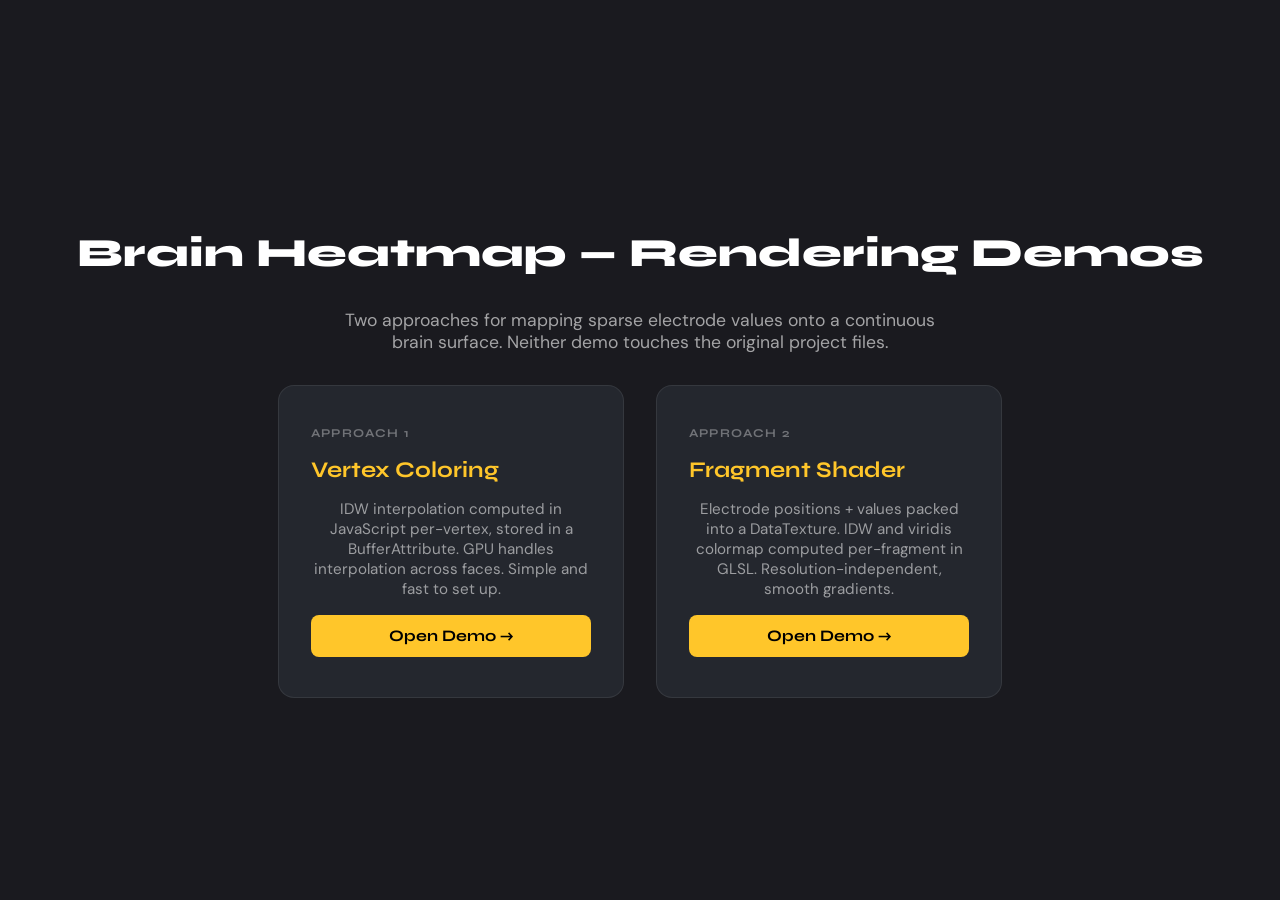
<file: heatmap-demos/index.html>
<!DOCTYPE html>
<html lang="en">
<head>
  <meta charset="UTF-8">
  <meta name="viewport" content="width=device-width, initial-scale=1.0">
  <title>Heatmap Rendering Demos</title>
  <style>
    @import url('https://fonts.googleapis.com/css2?family=Syne:wght@400;700;800&family=DM+Sans:wght@400;500&display=swap');
    body { background: rgb(26,26,31); color: white; font-family: 'Syne', sans-serif;
           display: flex; flex-direction: column; align-items: center;
           justify-content: center; min-height: 100vh; margin: 0; gap: 2rem; }
    h1   { font-size: 2.5rem; font-weight: 800; margin-bottom: 0; }
    p    { font-family: 'DM Sans', sans-serif; color: rgba(255,255,255,0.6);
           max-width: 600px; text-align: center; font-size: 1.1rem; margin: 0; }
    .cards { display: flex; gap: 2rem; flex-wrap: wrap; justify-content: center; }
    .card  { background: rgb(36,39,46); border-radius: 16px; padding: 2.5rem 2rem;
             width: 280px; display: flex; flex-direction: column; gap: 1rem;
             border: 1px solid rgba(255,255,255,0.08); transition: transform 0.2s, border-color 0.2s; }
    .card:hover { transform: translateY(-4px); border-color: rgb(255,198,42); }
    .card h2   { font-size: 1.4rem; font-weight: 700; margin: 0; color: rgb(255,198,42); }
    .card p    { font-family: 'DM Sans', sans-serif; color: rgba(255,255,255,0.55);
                 font-size: 0.95rem; margin: 0; }
    .card .tag { font-size: 0.75rem; font-weight: 700; letter-spacing: 0.1em;
                 color: rgba(255,255,255,0.35); text-transform: uppercase; }
    a { text-decoration: none; color: inherit; }
    .btn { margin-top: auto; background: rgb(255,198,42); color: black; border: none;
           border-radius: 8px; padding: 0.7rem 1.4rem; font-family: 'Syne', sans-serif;
           font-weight: 700; font-size: 1rem; cursor: pointer; text-align: center;
           transition: background 0.2s; }
    .btn:hover { background: #ffd060; }
  </style>
</head>
<body>
  <h1>Brain Heatmap — Rendering Demos</h1>
  <p>Two approaches for mapping sparse electrode values onto a continuous brain surface.
     Neither demo touches the original project files.</p>
  <div class="cards">

    <div class="card">
      <div class="tag">Approach 1</div>
      <h2>Vertex Coloring</h2>
      <p>IDW interpolation computed in JavaScript per-vertex, stored in a BufferAttribute.
         GPU handles interpolation across faces. Simple and fast to set up.</p>
      <a href="vertex-coloring/index.html"><div class="btn">Open Demo →</div></a>
    </div>

    <div class="card">
      <div class="tag">Approach 2</div>
      <h2>Fragment Shader</h2>
      <p>Electrode positions + values packed into a DataTexture. IDW and viridis
         colormap computed per-fragment in GLSL. Resolution-independent, smooth gradients.</p>
      <a href="fragment-shader/index.html"><div class="btn">Open Demo →</div></a>
    </div>

  </div>
</body>
</html>
</file>
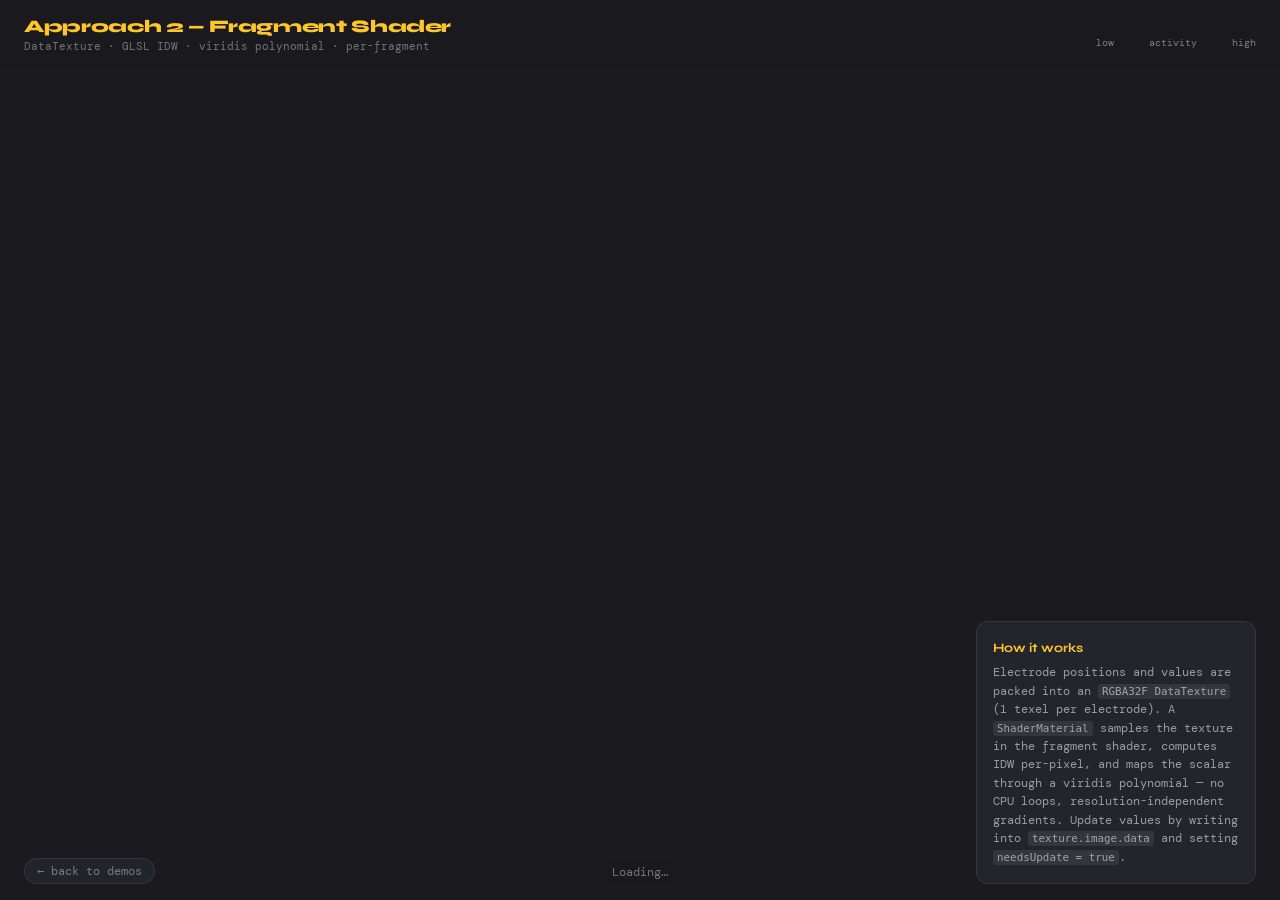
<file: heatmap-demos/fragment-shader/index.html>
<!DOCTYPE html>
<html lang="en">
<head>
  <meta charset="UTF-8">
  <meta name="viewport" content="width=device-width, initial-scale=1.0">
  <title>Demo: Fragment Shader Heatmap</title>
  <style>
    @import url('https://fonts.googleapis.com/css2?family=Syne:wght@700;800&family=DM+Mono:wght@400;500&display=swap');

    * { box-sizing: border-box; margin: 0; padding: 0; }
    body { background: rgb(26,26,31); color: white; font-family: 'DM Mono', monospace;
           overflow: hidden; }

    #container3D { position: fixed; inset: 0; }

    #hud {
      position: fixed; top: 0; left: 0; right: 0;
      display: flex; align-items: center; justify-content: space-between;
      padding: 1rem 1.5rem;
      background: linear-gradient(to bottom, rgba(26,26,31,0.95), transparent);
      pointer-events: none;
    }
    #hud h1   { font-family: 'Syne', sans-serif; font-size: 1.1rem; font-weight: 800;
                color: rgb(255,198,42); letter-spacing: -0.02em; }
    #hud .tag { font-size: 0.7rem; color: rgba(255,255,255,0.4); margin-top: 2px; }

    #legend-wrap {
      display: flex; flex-direction: column; align-items: flex-end; gap: 4px;
    }
    #legend       { width: 160px; height: 12px; border-radius: 6px; }
    .legend-labels { display: flex; justify-content: space-between; width: 160px;
                     font-size: 0.65rem; color: rgba(255,255,255,0.45); }

    #status {
      position: fixed; bottom: 1rem; left: 50%; transform: translateX(-50%);
      font-size: 0.75rem; color: rgba(255,255,255,0.4);
      background: rgba(26,26,31,0.7); padding: 4px 12px; border-radius: 20px;
    }

    #info {
      position: fixed; bottom: 1rem; right: 1.5rem; width: 280px;
      background: rgba(36,39,46,0.9); border: 1px solid rgba(255,255,255,0.08);
      border-radius: 12px; padding: 1rem; font-size: 0.72rem;
      color: rgba(255,255,255,0.55); line-height: 1.6;
      pointer-events: none;
    }
    #info strong { color: rgb(255,198,42); display: block; margin-bottom: 6px;
                   font-family: 'Syne', sans-serif; font-size: 0.8rem; }
    #info code { background: rgba(255,255,255,0.08); border-radius: 3px;
                 padding: 1px 4px; font-size: 0.68rem; }

    #back {
      position: fixed; bottom: 1rem; left: 1.5rem;
      font-size: 0.75rem; color: rgba(255,255,255,0.4);
      text-decoration: none; background: rgba(36,39,46,0.8);
      padding: 4px 12px; border-radius: 20px;
      border: 1px solid rgba(255,255,255,0.08);
      transition: color 0.2s;
    }
    #back:hover { color: rgb(255,198,42); }
  </style>
</head>
<body>
  <div id="container3D"></div>

  <div id="hud">
    <div>
      <h1>Approach 2 — Fragment Shader</h1>
      <div class="tag">DataTexture · GLSL IDW · viridis polynomial · per-fragment</div>
    </div>
    <div id="legend-wrap">
      <canvas id="legend" width="160" height="12"></canvas>
      <div class="legend-labels"><span>low</span><span>activity</span><span>high</span></div>
    </div>
  </div>

  <div id="info">
    <strong>How it works</strong>
    Electrode positions and values are packed into an
    <code>RGBA32F DataTexture</code> (1 texel per electrode).
    A <code>ShaderMaterial</code> samples the texture in the fragment shader,
    computes IDW per-pixel, and maps the scalar through a viridis polynomial — no
    CPU loops, resolution-independent gradients. Update values by writing into
    <code>texture.image.data</code> and setting <code>needsUpdate = true</code>.
  </div>

  <span id="status">Loading…</span>
  <a id="back" href="../index.html">← back to demos</a>

  <script src="3D-shader.js" type="module"></script>
</body>
</html>
</file>
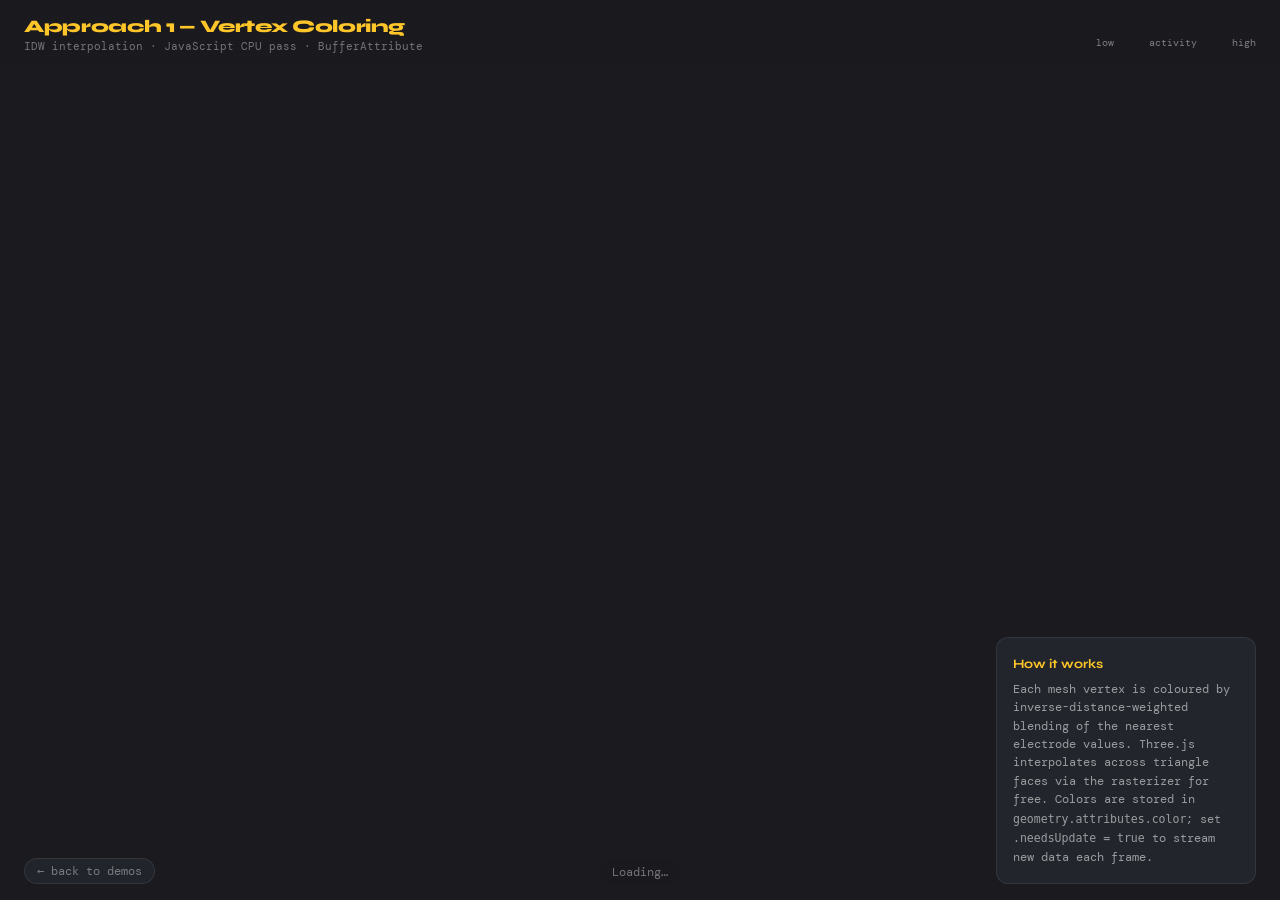
<file: heatmap-demos/vertex-coloring/index.html>
<!DOCTYPE html>
<html lang="en">
<head>
  <meta charset="UTF-8">
  <meta name="viewport" content="width=device-width, initial-scale=1.0">
  <title>Demo: Vertex Coloring Heatmap</title>
  <style>
    @import url('https://fonts.googleapis.com/css2?family=Syne:wght@700;800&family=DM+Mono:wght@400;500&display=swap');

    * { box-sizing: border-box; margin: 0; padding: 0; }
    body { background: rgb(26,26,31); color: white; font-family: 'DM Mono', monospace;
           overflow: hidden; }

    #container3D { position: fixed; inset: 0; }

    /* ── HUD overlay ── */
    #hud {
      position: fixed; top: 0; left: 0; right: 0;
      display: flex; align-items: center; justify-content: space-between;
      padding: 1rem 1.5rem;
      background: linear-gradient(to bottom, rgba(26,26,31,0.95), transparent);
      pointer-events: none;
    }
    #hud h1   { font-family: 'Syne', sans-serif; font-size: 1.1rem; font-weight: 800;
                color: rgb(255,198,42); letter-spacing: -0.02em; }
    #hud .tag { font-size: 0.7rem; color: rgba(255,255,255,0.4); margin-top: 2px; }

    /* legend */
    #legend-wrap {
      display: flex; flex-direction: column; align-items: flex-end; gap: 4px;
    }
    #legend       { width: 160px; height: 12px; border-radius: 6px; }
    .legend-labels { display: flex; justify-content: space-between; width: 160px;
                     font-size: 0.65rem; color: rgba(255,255,255,0.45); }

    /* status */
    #status {
      position: fixed; bottom: 1rem; left: 50%; transform: translateX(-50%);
      font-size: 0.75rem; color: rgba(255,255,255,0.4);
      background: rgba(26,26,31,0.7); padding: 4px 12px; border-radius: 20px;
    }

    /* annotation panel */
    #info {
      position: fixed; bottom: 1rem; right: 1.5rem; width: 260px;
      background: rgba(36,39,46,0.9); border: 1px solid rgba(255,255,255,0.08);
      border-radius: 12px; padding: 1rem; font-size: 0.72rem;
      color: rgba(255,255,255,0.55); line-height: 1.6;
      pointer-events: none;
    }
    #info strong { color: rgb(255,198,42); display: block; margin-bottom: 6px;
                   font-family: 'Syne', sans-serif; font-size: 0.8rem; }

    /* back link */
    #back {
      position: fixed; bottom: 1rem; left: 1.5rem;
      font-size: 0.75rem; color: rgba(255,255,255,0.4);
      text-decoration: none; background: rgba(36,39,46,0.8);
      padding: 4px 12px; border-radius: 20px;
      border: 1px solid rgba(255,255,255,0.08);
      transition: color 0.2s;
    }
    #back:hover { color: rgb(255,198,42); }
  </style>
</head>
<body>
  <div id="container3D"></div>

  <div id="hud">
    <div>
      <h1>Approach 1 — Vertex Coloring</h1>
      <div class="tag">IDW interpolation · JavaScript CPU pass · BufferAttribute</div>
    </div>
    <div id="legend-wrap">
      <canvas id="legend" width="160" height="12"></canvas>
      <div class="legend-labels"><span>low</span><span>activity</span><span>high</span></div>
    </div>
  </div>

  <div id="info">
    <strong>How it works</strong>
    Each mesh vertex is coloured by inverse-distance-weighted blending of the
    nearest electrode values. Three.js interpolates across triangle faces via the
    rasterizer for free. Colors are stored in <code>geometry.attributes.color</code>;
    set <code>.needsUpdate = true</code> to stream new data each frame.
  </div>

  <span id="status">Loading…</span>
  <a id="back" href="../index.html">← back to demos</a>

  <script src="3D-vertex.js" type="module"></script>
</body>
</html>
</file>
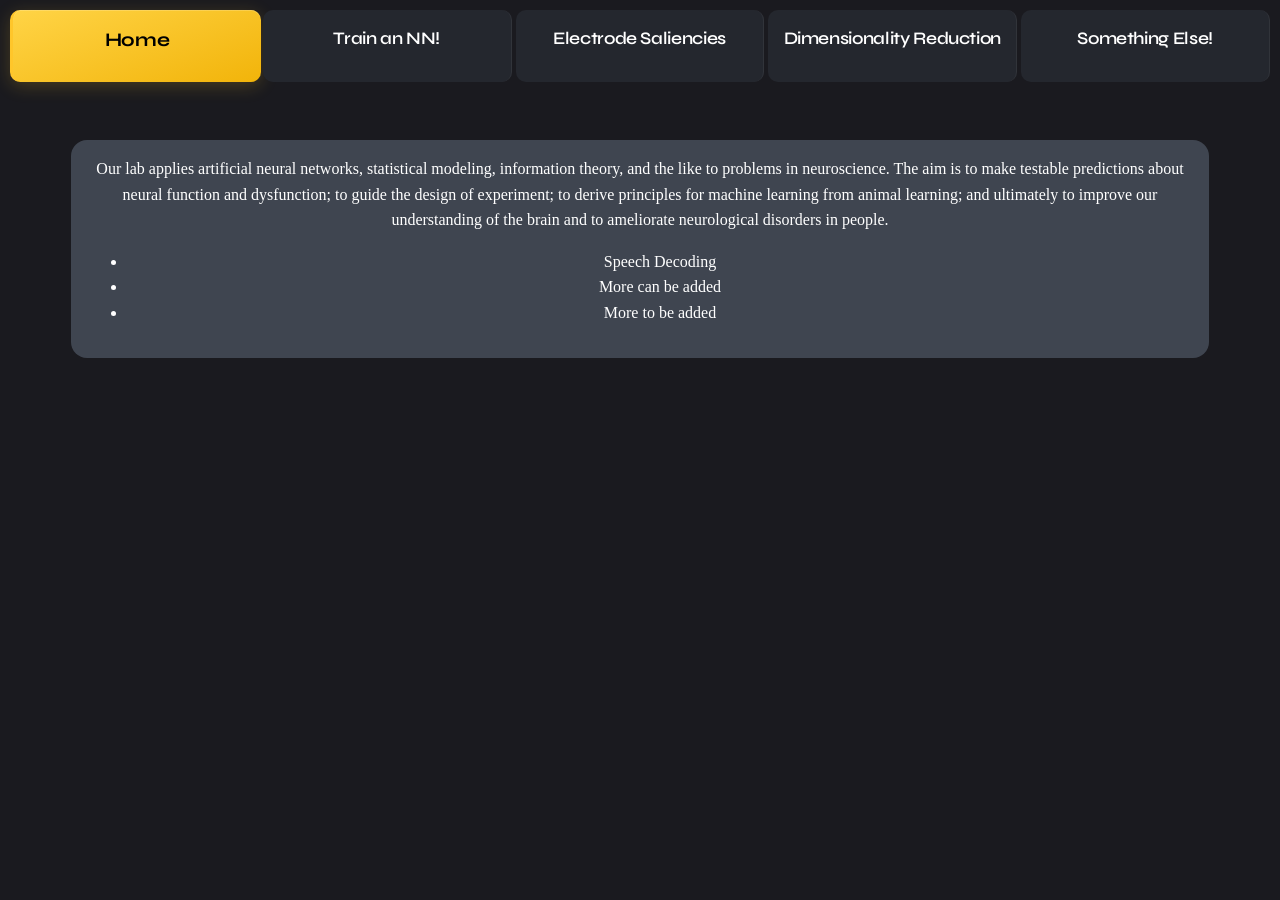
<file: demoUI.html>
<!DOCTYPE html>

<html lang="en">

<head>
    <meta charset="UTF-8">
    <meta name="viewport" content="width=device-width, initial-scale=1.0">
    <link rel="stylesheet" href="demoUI.css">
    <script src="BMI.js"></script>
    <script src="componentAnalysis.js" type="module"></script>
    <script src="network.js" defer></script>
    <title> Makin Computational Neuroscience Lab </title>
</head>

<body>

    <!-- Header UI / Page Select / Options -->
<div class = 'buttons'> 
    <!-- Home Page / Public Facing Info, Maybe Small Visual Demo  -->
        <div class = 'topPanel'>
                <input type= "radio" name = "cont" id = "1" value = "Home" checked class = "inputRad">
                <label for="1">
                        <div class = 'buttonText'> 
                                Home
                        </div>
                        <div class = 'infoTag'>
                                Our lab applies artificial neural networks, statistical modeling, information theory, 
                                and the like to problems in neuroscience. The aim is to make testable predictions about 
                                neural function and dysfunction; to guide the design of experiment; to derive principles 
                                for machine learning from animal learning; and ultimately to improve our understanding of
                                 the brain and to ameliorate neurological disorders in people.
                                <ul>
                                        <li> Speech Decoding </li>

                                        <li> More can be added </li>

                                        <li> More to be added </li>
                                </ul>
                        </div>
                </label>
        </div>
                <!-- Train an NN!-->  
        <div class = 'topPanel'>
                <input type= "radio" name = "cont" id = "2" value = "Train" class = "inputRad">
                <label for="2">
                        <div class = 'buttonText'> 
                                Train an NN!
                        </div>
                            <!-- Neural Network Training demo (from SubDemo) -->
                        <div class="nnDemo">
                                <div class="container">
                                        <h1>Train a Neural Network</h1>

                                        <div class="controls">
                                                <label>
                                                        Hidden layers (comma-separated):
                                                        <input type="text" id="neurons" value="4, 4, 2">
                                                </label>

                                                <label>
                                                        Learning rate:
                                                        <input type="number" id="lr" value="0.03" step="0.01" min="0.001">
                                                </label>

                                                <label>
                                                        Activation:
                                                        <select id="act">
                                                                <option>TanH</option>
                                                                <option>ReLU</option>
                                                                <option>Sigmoid</option>
                                                                <option>GELU</option>
                                                        </select>
                                                </label>

                                                <button id="train-btn">Train</button>
                                        </div>

                                        <div id="status">Ready.</div>

                                        <canvas id="boundary" width="400" height="400"></canvas>
                                </div>
                        </div>
                </label>
        </div>
        
                <!-- 3D Display-->
        <!-- Home-->
        <div class = 'topPanel'>
                <input type= "radio" name = "cont" id = "3" value = "Display" class = "inputRad">
                <label for="3">
                        <div class = 'buttonText'> 
                        Electrode Saliencies
                        </div>

                        <!-- Interactive 3D Model + buildModel parameter controls -->
                        <div class="display3D">

                                <!-- 3D canvas fills the top area -->
                                <div class="display3DTop">
                                        <div id="container3D"></div>
                                        <button id="toggleElecBtn" class="toggleElecBtn">Electrodes ●</button>
                                        <div class="pickerBar">
                                                <div class="saliencyPicker">
                                                        <span class="saliencyLabel">Saliency</span>
                                                        <select id="saliencyMethod" class="saliencySelect"></select>
                                                </div>
                                                <div class="saliencyPicker colorSchemePicker">
                                                        <span class="saliencyLabel">Color Scheme</span>
                                                        <select id="colorScheme" class="saliencySelect"></select>
                                                </div>
                                        </div>
                                </div>

                                <!-- buildModel params — one card per field, all side by side -->
                                <div class="modelParamsRow">

                                        <!-- encoderLayers -->
                                        <div class="paramCard">
                                                <span class="paramCardLabel">Encoder Layers</span>
                                                <div class="layerRow">
                                                        <input type="number" id="encLay0" class="layerInput" min="1" max="4096" value="400">
                                                        <span class="layerSep">›</span>
                                                        <input type="number" id="encLay1" class="layerInput" min="1" max="4096" value="400">
                                                        <span class="layerSep">›</span>
                                                        <input type="number" id="encLay2" class="layerInput" min="1" max="4096" value="400">
                                                </div>
                                        </div>

                                        <div class="paramDivider"></div>

                                        <!-- encEmbedding -->
                                        <div class="paramCard">
                                                <span class="paramCardLabel">Enc. Embed</span>
                                                <input type="number" id="encEmbed" class="paramNumInput" min="1" max="512" value="64">
                                        </div>

                                        <div class="paramDivider"></div>

                                        <!-- decoderLayers -->
                                        <div class="paramCard">
                                                <span class="paramCardLabel">Decoder Layers</span>
                                                <div class="layerRow">
                                                        <input type="number" id="decLay0" class="layerInput" min="1" max="4096" value="800">
                                                        <span class="layerSep">›</span>
                                                        <input type="number" id="decLay1" class="layerInput" min="1" max="4096" placeholder="—">
                                                        <span class="layerSep">›</span>
                                                        <input type="number" id="decLay2" class="layerInput" min="1" max="4096" placeholder="—">
                                                </div>
                                        </div>

                                        <div class="paramDivider"></div>

                                        <!-- decEmbedding -->
                                        <div class="paramCard">
                                                <span class="paramCardLabel">Dec. Embed</span>
                                                <input type="number" id="decEmbedNew" class="paramNumInput" min="1" max="512" value="64">
                                        </div>

                                        <div class="paramDivider"></div>

                                        <!-- temperature → lr  (log scale: 1e-3 at 0, 1e-1 at 1) -->
                                        <div class="paramCard paramCardSlider">
                                                <span class="paramCardLabel">Learning Rate</span>
                                                <span class="paramCardVal" id="lrDisplay">0.01</span>
                                                <input type="range" id="temperature" class="paramSlider"
                                                       min="0" max="1" step="0.01" value="0.5">
                                                <span class="paramCardSub" id="tempDisplay">temperature = 0.50</span>
                                        </div>

                                        <div class="paramDivider"></div>

                                        <!-- typeModel -->
                                        <div class="paramCard">
                                                <span class="paramCardLabel">Model Type</span>
                                                <select id="typeModel" class="paramSelect">
                                                        <option value="RNN">RNN</option>
                                                </select>
                                        </div>

                                        <div class="paramDivider"></div>

                                        <!-- subject — 401 only for now -->
                                        <div class="paramCard">
                                                <span class="paramCardLabel">Subject</span>
                                                <input type="number" id="subjectId" class="paramNumInput" value="401" disabled>
                                        </div>

                                        <div class="paramDivider"></div>

                                        <!-- epochs — capped at 100 -->
                                        <div class="paramCard">
                                                <span class="paramCardLabel">Epochs</span>
                                                <input type="number" id="numEpochs" class="paramNumInput" min="1" max="100" value="10">
                                        </div>

                                        <button class="runBtn runBtnInline" id="runModelBtn">Run Model</button>

                                </div><!-- /modelParamsRow -->

                        </div><!-- /display3D -->
                </label>
                <script src="3D.js" type="module"></script>
        </div>

                <!-- Something Else-->  
        <!-- Home-->
        <div class = 'topPanel'>
                <input type= "radio" name = "cont" id = "4" value = "Component" class = "inputRad">
                <label for="4">
                        <div class = 'buttonText'>
                                Dimensionality Reduction
                        </div>

                        <!-- Component Analysis: dimensionality-reduction controls + plot -->
                        <div class="componentAnalysis">

                                <!-- Control row: dropdowns drive the analysis request -->
                                <div class="caControls">

                                        <div class="caField">
                                                <label class="caLabel" for="caMethod">Method</label>
                                                <select id="caMethod" class="caSelect">
                                                        <option value="pca">Principal Component Analysis</option>
                                                        <option value="tsne">T-Distributed Stochastic Neighbor Embedding</option>
                                                </select>
                                        </div>

                                        <div class="caField">
                                                <label class="caLabel" for="caDimensions">Dimensions</label>
                                                <select id="caDimensions" class="caSelect">
                                                        <option value="2">2</option>
                                                        <option value="3">3</option>
                                                </select>
                                        </div>

                                        <div class="caField">
                                                <label class="caLabel" for="caLayer">Layer</label>
                                                <select id="caLayer" class="caSelect">
                                                        <option value="input">Input</option>
                                                        <option value="encoder1">Encoder 1</option>
                                                        <option value="encoder2">Encoder 2</option>
                                                        <option value="encoder3">Encoder 3</option>
                                                </select>
                                        </div>

                                        <div class="caField">
                                                <label class="caLabel" for="caLabels">Labels</label>
                                                <select id="caLabels" class="caSelect">
                                                        <option value="none">None</option>
                                                        <option value="time">Time</option>
                                                        <option value="phoneme">Phoneme</option>
                                                        <option value="word">Word</option>
                                                </select>
                                        </div>

                                </div><!-- /caControls -->

                                <!-- Plot region: future home of the scrollable / zoomable /
                                     3D-rotatable embedding display (rendered by JS later) -->
                                <div class="caPlot" id="caPlot">
                                        <span class="caPlotPlaceholder">Plot will render here</span>
                                </div>

                        </div><!-- /componentAnalysis -->
                </label>
        </div>

        <div class = 'topPanel'>
                <input type= "radio" name = "cont" id = "5" value = "Something" class = "inputRad">
                <label for="5">
                        <div class = 'buttonText'> 
                                Something Else!
                        </div>
                        <div class = 'Model'>
                                <div id = "BMICalc">
                                        <h1> BMI Calculator! </h1>

                                        <label for="weight"> Weight (lbs) </label>
                                        <input type="number" id = "weight" placeholder="ex. 150"/>

                                        <br>

                                        <label for="height"> Height (ft) </label>
                                        <input type="number" id = "height" placeholder="ex. 5"/>

                                        <label for="heightin"> (in) </label>
                                        <input type="number" id = "heightin" placeholder="ex. 6"/>

                                        <br>

                                        <button onclick="calculateBMI()">Calculate</button>

                                </div>
                                <p id="bmicalcd"></p>
                        </div>
                </label>
        </div>
</div>
</body>
</html>
</file>
<file: demoUI.css>
@import url('https://fonts.googleapis.com/css2?family=Syne:wght@400;500;700;800&family=DM+Sans:wght@400;500&display=swap');

body {
    background-color: rgb(26, 26, 31);
    font-size: 1rem;
    line-height: 1.6;
    -webkit-font-smoothing: antialiased;
    -moz-osx-font-smoothing: grayscale;
}

:root {
    --surface:  rgb(63, 69, 80);
    --border:   rgba(255, 255, 255, 0.1);
    --text-1:   #ffffff;
    --text-2:   rgba(255, 255, 255, 0.6);
    --accent:   rgba(18, 18, 21, 0.754);
}

/* Slim scrollbars */
::-webkit-scrollbar { width: 5px; height: 5px; }
::-webkit-scrollbar-track { background: transparent; }
::-webkit-scrollbar-thumb { background: rgba(255,255,255,0.1); border-radius: 3px; }
::-webkit-scrollbar-thumb:hover { background: rgba(255,255,255,0.22); }

.buttons {
    height: 80vh;
    display: flex;
    position: relative;
    align-items: flex-start;
}

label .infoTag,
label .Model,
label > div:not(.buttonText) {
    display: none;
}

.inputRad{
    display: none;
}


label {
    display: flex;
    width: 100%;
    height: 100%;
    align-items: center;
    justify-content: center;
    border-radius: 10px;
    transition: 0.25s;
}

label:hover {
    background-color: rgba(255, 255, 255, 0.04);
}

.topPanel {
    justify-content: center;
    margin: 2px;
    flex: 1;
    border-radius: 10px;
    transition: background 0.2s;
    background-color: rgb(36, 39, 46);
    border-right: 1px solid rgba(255,255,255,0.06);
}

.buttonText{
    font-family: 'Syne';
    align-items: center;
    text-align: center;
    margin: 10px;
    padding: 5px;
    border-radius: 10px;
    height: 52px;
    justify-content: center;
    box-sizing: border-box;
    cursor: pointer;

    background: none;
    color: white;
    font-weight: 600;
    font-size: 1.1rem;
    letter-spacing: -0.02em;
    transition: 0.25s;
}

input:checked + label {
    z-index: 9999;
    background: linear-gradient(160deg, rgb(255, 212, 70), rgb(242, 180, 10));
    border-left: 3px solid rgb(255, 198, 42);
    box-shadow: inset 0 1px 0 rgba(255,255,255,0.18), 0 4px 18px rgba(255,198,42,0.2);
}

input:checked + label .infoTag,
input:checked + label .Model,
input:checked + label > div:not(.buttonText):not(.nncont){
    display: block;
    position: absolute;
    top: 52px;
    left: 5%;   
    width: 90%;
    margin-top: 5rem;
    margin: 0auto;
    box-sizing: border-box;
}

input:checked + label .nncont{
    display: flex;
    position: absolute;
    top: 52px;
    left: 5%;   
    width: 90%;
    margin-top: 5rem;
    margin: 0auto;
    box-sizing: border-box;
}


input:checked + label .buttonText{
    z-index: 9999;
    background: none;
    color:black;
    font-size: 1.2rem;
    font-weight: 700;
}




.infoTag {
    text-align: center;
    background-color: rgb(63, 69, 80);
    font-size: 1rem;
    position: relative;
    width: 80%;
    height: fit-content;
    color: white;
    padding: 1rem;
    border-radius: 16px;
    flex-direction: column;
    justify-content: space-around;
    flex-wrap: wrap;
}

.Model {
    text-align: center;
    background-color: rgb(63, 69, 80);
    font-size: 30px;
    color: white;
    width: auto;
    height: fit-content;
    border-radius: 16px;
    margin: 40px;
}

/*Neural Network Interface Stuff*/

.nntitle {
    width: 100%;
    color: white;
    text-align: center;
}

.nncont {
    background-color: rgb(35, 42, 60);
    height: fit-content;
    width: 80%;
    position: relative;
    color:rgb(255, 255, 255);
    font-size: 2rem;
    display: flex;
    flex-direction: row;
    justify-content: space-around;
    flex-wrap: wrap;

    padding: 3%;
    border-radius: 2%;
}

.nncolumn {
    flex: 0 0 50%;
    display: flex;
    flex-direction: column;
    align-items:center;
}

.modelRend {
    background-color: black;
    width: 80%;
    margin: 40px;
    padding: 2%;
    height: 60vh;
    display: flex;
    border-radius: 10px;
}

.sliderContainer {
    width:fit-content;
    margin: 40px;
    padding: 2%;
    background-color:#1e1e24;
    border-radius: 20px;
    position:relative;
}

.slider {
    -webkit-appearance: none;

    background-color: rgb(201, 196, 196);
    writing-mode: vertical-lr;
    direction: rtl;
    width: 40px;
    margin: 40px;
    height: 200px;
    border-radius: 5px;
    cursor:pointer;
}

.slider::-webkit-slider-thumb {
    -webkit-appearance: none;
    width: 50px;
    height: 20px;
    background-color: rgb(79, 52, 158);
    border-radius: 5px;
}

/*BMI Calc Stuff, TO REMOVE*/ 

#BMICalc {
    text-align: center;
    width: auto;
    margin: auto;
    background: var(--surface);
    border: 1px solid var(--border);
    border-radius: 16px;
    padding: 2rem 2.5rem;
}

#BMICalc h1 {
    font-family: 'Syne', sans-serif;
    font-size: 4rem;
    font-weight: 700;
    color: var(--text-1);
    margin-bottom: 1.5rem;
}

#BMICalc label {
    color: var(--text-2);
    font-size: 1.7rem;
    font-weight: 500;
    text-transform: uppercase;
    letter-spacing: 0.1em;
}

#BMICalc input[type="number"] {
    background: #1e1e24;
    border: 1px solid var(--border);
    border-radius: 8px;
    color: var(--text-1);
    font-family: 'Syne', sans-serif;
    font-size: 2.5rem;
    font-weight: 700;
    padding: 0.6rem 0.75rem;
    width: 15%;
    outline: none;
    margin: 0 0.25rem;
    -moz-appearance: textfield;
    transition: border-color 0.2s ease;
}

#BMICalc input[type="number"]::-webkit-outer-spin-button,
#BMICalc input[type="number"]::-webkit-inner-spin-button {
    -webkit-appearance: none;
}

#BMICalc input[type="number"]:focus {
    border-color: rgba(232, 201, 122, 0.5);
}

#BMICalc button {
    display: block;
    width: 15%;
    margin: 3rem auto 0;
    background: var(--accent);
    color: #ffffff;
    border: none;
    border-radius: 8px;
    padding: 0.8rem;
    font-family: 'DM Sans', sans-serif;
    font-size: 4rem;
    font-weight: 500;
    cursor: pointer;
    transition: background 0.2s ease, transform 0.15s ease;
}

#BMICalc button:hover {
    background: #f0d68a;
    transform: translateY(-2px);
}

#BMICalc button:active {
    transform: translateY(0);
}

#bmicalcd {
    font-family: 'Syne', sans-serif;
    font-weight: bold;
    font-size: 6rem;
    color: var(--text-1);
    text-align: center;
    min-height: 5em;
}

/* ── Component Analysis Panel ──────────────────────────────────────────── */
/* Row layout: dropdowns stacked on the left, square plot filling the height
   on the right. */
.componentAnalysis {
    display: flex;
    flex-direction: row;
    align-items: center;
    justify-content: center;   /* center the square in the full panel */
    width: 100%;
    position: relative;
}

/* The active-tab rule forces panel roots to display:block and pushes them down
   with margin-top; override (higher specificity) to restore the flex row and
   sit the panel just under the tabs so the square fills the area without
   needing to scroll. */
input:checked + label > div.componentAnalysis:not(.buttonText):not(.nncont) {
    display: flex;
    top: 64px;
    margin-top: 24px;
    height: calc(100vh - 112px);
}

/* Left column: the four dropdowns stacked vertically. */
.caControls {
    display: flex;
    flex-direction: column;
    align-items: stretch;
    justify-content: flex-start;
    gap: 1.5rem;
    padding-top: 0.5rem;
    width: 220px;
    position: absolute;      /* float as a left sidebar so it doesn't shift the centered square */
    left: 0;
    top: 0;
}

/* One label-over-dropdown stack. */
.caField {
    display: flex;
    flex-direction: column;
    align-items: stretch;
    gap: 0.4rem;
    text-align: left;
}

/* Bigger-than-standard, viewport-dynamic labels.
   clamp() scales the size with the window while staying within bounds. */
.caLabel {
    font-family: 'Syne', sans-serif;
    font-size: clamp(1.05rem, 1.5vw, 1.75rem);
    font-weight: 700;
    letter-spacing: -0.01em;
    color: var(--text-1);
    white-space: nowrap;
}

/* Dropdowns themselves, matching the dark theme used elsewhere. */
.caSelect {
    background: rgba(255, 255, 255, 0.05);
    border: 1px solid rgba(255, 255, 255, 0.12);
    border-radius: 8px;
    color: #fff;
    font-family: 'DM Sans', sans-serif;
    font-size: clamp(0.85rem, 1vw, 1.1rem);
    font-weight: 500;
    padding: 0.5rem 0.85rem;
    width: 100%;
    min-width: 0;
    outline: none;
    cursor: pointer;
    transition: border-color 0.15s;
}
.caSelect:hover { border-color: rgba(255, 255, 255, 0.28); }
.caSelect:focus { border-color: rgba(255, 198, 42, 0.55); }
.caSelect option { background: rgb(36, 39, 46); color: #fff; }

/* Plot region — future scrollable / zoomable / 3D-rotatable display.
   overflow:hidden + position:relative ready it to host a canvas/renderer. */
.caPlot {
    /* Largest square that fits the panel height while leaving room for the
       floating 240px controls on both notional sides (≈500px), so the square
       stays centered without overlapping the sidebar or forcing a scroll. */
    height: min(calc(100vh - 112px), calc(90vw - 460px));
    aspect-ratio: 1 / 1;     /* square: width = that height */
    flex: 0 0 auto;
    position: relative;
    overflow: hidden;
    background: #0e0e12;
    background-color: white;
    border: 1px solid rgba(255, 255, 255, 0.08);
    border-radius: 14px;
    box-shadow: 0 10px 40px rgba(0, 0, 0, 0.4);
    display: flex;
    align-items: center;
    justify-content: center;
}

.caPlotPlaceholder {
    font-family: 'DM Sans', sans-serif;
    font-size: clamp(0.8rem, 1vw, 1.05rem);
    color: rgba(255, 255, 255, 0.3);
    letter-spacing: 0.04em;
    text-transform: uppercase;
    pointer-events: none;
}

/* ── 3D Display Panel ──────────────────────────────────────────────────── */
.display3D {
    display: flex;
    flex-direction: column;
    width: 100%;
    height: calc(100vh - 9vh - 20px);
    position: relative;
}

/* Top area: 3D canvas takes all space above the params row.
   height: calc(100% - 110px) works in both flex and block contexts,
   since the checked-label rule forces display3D to display:block. */
.display3DTop {
    height: calc(100% - 94px);
    position: relative;
}

#container3D {
    position: absolute;
    inset: 0;
}

#container3D canvas {
    width: 100% !important;
    height: 100% !important;
    border-radius: 5px;
}

.toggleElecBtn {
    position: absolute;
    top: 14px;
    right: 16px;
    z-index: 10;
    background: rgba(22, 22, 27, 0.55);
    backdrop-filter: blur(8px);
    -webkit-backdrop-filter: blur(8px);
    border: 1px solid rgba(255, 255, 255, 0.12);
    border-radius: 8px;
    color: rgba(255, 255, 255, 0.75);
    font-family: 'DM Sans', sans-serif;
    font-size: 0.78rem;
    font-weight: 500;
    letter-spacing: 0.03em;
    padding: 6px 12px;
    cursor: pointer;
    transition: background 0.2s, color 0.2s, border-color 0.2s;
}
.toggleElecBtn:hover {
    background: rgba(40, 40, 48, 0.75);
    color: #fff;
    border-color: rgba(255, 255, 255, 0.22);
}
.toggleElecBtn.hidden {
    color: rgba(255, 255, 255, 0.3);
    border-color: rgba(255, 255, 255, 0.06);
}

/* ── Saliency method picker (overlay, top-left of the 3D canvas) ──────────── */
/* Holds the Saliency + Color Scheme pickers side by side in the top-left. */
.pickerBar {
    position: absolute;
    top: 14px;
    left: 16px;
    z-index: 10;
    display: flex;
    align-items: center;
    gap: 10px;
}
/* Inside the bar, pickers flow with flex instead of each absolutely stacking. */
.pickerBar .saliencyPicker {
    position: static;
    top: auto;
    left: auto;
}

.saliencyPicker {
    position: absolute;
    top: 14px;
    left: 16px;
    z-index: 10;
    display: flex;
    align-items: center;
    gap: 8px;
    background: rgba(22, 22, 27, 0.55);
    backdrop-filter: blur(8px);
    -webkit-backdrop-filter: blur(8px);
    border: 1px solid rgba(255, 255, 255, 0.12);
    border-radius: 8px;
    padding: 5px 10px;
}
.saliencyLabel {
    color: rgba(255, 255, 255, 0.55);
    font-family: 'DM Sans', sans-serif;
    font-size: 0.72rem;
    font-weight: 500;
    letter-spacing: 0.04em;
    text-transform: uppercase;
}
.saliencySelect {
    background: rgba(40, 40, 48, 0.85);
    border: 1px solid rgba(255, 255, 255, 0.14);
    border-radius: 6px;
    color: rgba(255, 255, 255, 0.9);
    font-family: 'DM Sans', sans-serif;
    font-size: 0.78rem;
    padding: 4px 8px;
    cursor: pointer;
    outline: none;
    transition: border-color 0.2s;
}
.saliencySelect:hover  { border-color: rgba(255, 255, 255, 0.28); }
.saliencySelect:focus  { border-color: rgba(255, 198, 42, 0.55); }

/* ── buildModel parameter row ───────────────────────────────────────────── */
.modelParamsRow {
    display: flex;
    flex-direction: row;
    align-items: center;
    padding: 0 12px;
    height: 94px;
    flex-shrink: 0;
    background: rgba(22, 22, 27, 0.97);
    border-top: 1px solid rgba(255, 255, 255, 0.07);
    overflow-x: auto;
    gap: 0;
}

.paramCard {
    display: flex;
    flex-direction: column;
    align-items: center;
    justify-content: center;
    gap: 5px;
    padding: 0 10px;
    flex-shrink: 0;
}

.paramCardLabel {
    font-family: 'DM Sans', sans-serif;
    font-size: 0.66rem;
    font-weight: 500;
    color: rgba(255, 255, 255, 0.38);
    text-transform: uppercase;
    letter-spacing: 0.08em;
    white-space: nowrap;
}

.paramNumInput {
    background: rgba(255, 255, 255, 0.05);
    border: 1px solid rgba(255, 255, 255, 0.1);
    border-radius: 6px;
    color: #fff;
    font-family: 'Syne', sans-serif;
    font-size: 0.9rem;
    font-weight: 600;
    padding: 5px 6px;
    width: 70px;
    text-align: center;
    outline: none;
    -moz-appearance: textfield;
    transition: border-color 0.15s;
}
.paramNumInput:focus    { border-color: rgba(255, 198, 42, 0.55); }
.paramNumInput:disabled { opacity: 0.35; cursor: not-allowed; }
.paramNumInput::-webkit-outer-spin-button,
.paramNumInput::-webkit-inner-spin-button { -webkit-appearance: none; }

.layerRow {
    display: flex;
    flex-direction: row;
    align-items: center;
    gap: 4px;
}

.layerInput {
    background: rgba(255, 255, 255, 0.05);
    border: 1px solid rgba(255, 255, 255, 0.1);
    border-radius: 6px;
    color: #fff;
    font-family: 'Syne', sans-serif;
    font-size: 0.82rem;
    font-weight: 600;
    padding: 5px 3px;
    width: 50px;
    text-align: center;
    outline: none;
    -moz-appearance: textfield;
    transition: border-color 0.15s;
}
.layerInput:focus        { border-color: rgba(255, 198, 42, 0.55); }
.layerInput::placeholder { color: rgba(255, 255, 255, 0.18); font-size: 1rem; }
.layerInput::-webkit-outer-spin-button,
.layerInput::-webkit-inner-spin-button { -webkit-appearance: none; }

.layerSep {
    color: rgba(255, 255, 255, 0.2);
    font-size: 1rem;
    user-select: none;
}

.paramCardSlider { min-width: 120px; }

.paramCardVal {
    font-family: 'Syne', sans-serif;
    font-size: 1rem;
    font-weight: 700;
    color: rgb(255, 198, 42);
    text-align: center;
}

.paramSlider {
    -webkit-appearance: none;
    appearance: none;
    width: 96px;
    height: 3px;
    background: rgba(255, 255, 255, 0.12);
    border-radius: 2px;
    outline: none;
    cursor: pointer;
}
.paramSlider::-webkit-slider-thumb {
    -webkit-appearance: none;
    width: 14px;
    height: 14px;
    background: rgb(255, 198, 42);
    border-radius: 50%;
    cursor: pointer;
    transition: transform 0.1s;
}
.paramSlider::-webkit-slider-thumb:hover { transform: scale(1.25); }

.paramCardSub {
    font-family: 'DM Sans', sans-serif;
    font-size: 0.62rem;
    color: rgba(255, 255, 255, 0.28);
    white-space: nowrap;
}

.paramSelect {
    background: rgba(255, 255, 255, 0.05);
    border: 1px solid rgba(255, 255, 255, 0.1);
    border-radius: 6px;
    color: #fff;
    font-family: 'Syne', sans-serif;
    font-size: 0.9rem;
    font-weight: 600;
    padding: 6px 12px;
    outline: none;
    cursor: pointer;
    transition: border-color 0.15s;
}
.paramSelect:focus { border-color: rgba(255, 198, 42, 0.55); }

.paramDivider {
    width: 1px;
    height: 50px;
    background: rgba(255, 255, 255, 0.07);
    flex-shrink: 0;
}

/* Run Model button */
.runBtn {
    padding: 0.6rem 1.4rem;
    background: rgb(255, 198, 42);
    color: black;
    border: none;
    border-radius: 8px;
    font-family: 'Syne', sans-serif;
    font-size: 0.9rem;
    font-weight: 800;
    letter-spacing: 0.04em;
    cursor: pointer;
    transition: background 0.2s, transform 0.1s;
    white-space: nowrap;
}
.runBtn:hover  { background: #ffd060; }
.runBtn:active { transform: scale(0.98); }

.runBtnInline {
    margin-left: auto;
    flex-shrink: 0;
}

/* ── Neural Network Training Demo (Train an NN tab, moved from SubDemo) ───── */
/* Scoped under .nnDemo so the demo's original global rules (body/button/input/
   canvas) don't leak into the rest of the page. */
.nnDemo {
    color: #eee;
    font-family: sans-serif;
}
.nnDemo .container {
    max-width: 500px;
    margin: 0 auto;             /* center the card (parent is display:block here) */
    padding: 2rem;
    background: #1e1e24;
    border-radius: 12px;
    box-shadow: 0 10px 40px rgba(0, 0, 0, 0.35);
}
.nnDemo h1 {
    font-size: 1.6rem;
    margin: 0 0 1rem;
}
.nnDemo .controls {
    display: flex;
    flex-direction: column;
    gap: 0.75rem;
    margin-bottom: 1rem;
}
.nnDemo .controls label {
    display: flex;
    justify-content: space-between;
    align-items: center;
    gap: 1rem;
}
.nnDemo input,
.nnDemo select {
    padding: 0.3rem;
    background: #2a2a32;
    color: #eee;
    border: 1px solid #555;
    border-radius: 4px;
}
.nnDemo button {
    padding: 0.5rem 1rem;
    background: #4f349e;
    color: white;
    border: none;
    border-radius: 4px;
    cursor: pointer;
    font-size: 1rem;
}
.nnDemo button:hover    { background: #6543c4; }
.nnDemo button:disabled { background: #555; cursor: not-allowed; }
.nnDemo #status {
    margin-bottom: 1rem;
    font-style: italic;
    min-height: 1.5em;
}
.nnDemo canvas {
    border: 1px solid #555;
    background: white;
    display: block;
}
</file>
